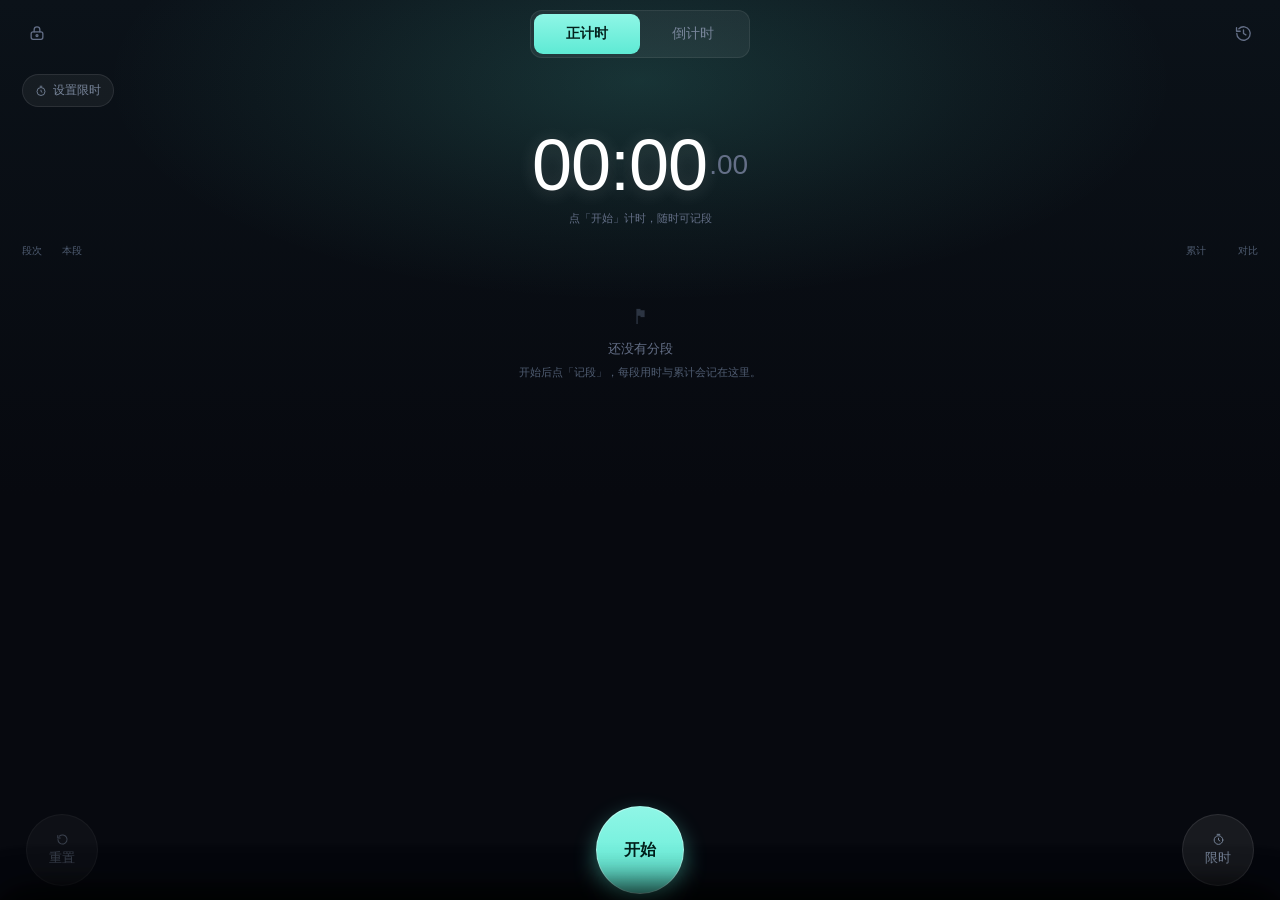
<file: docs/index.html>
<!DOCTYPE html>
<html lang="zh-CN">
<head>
<meta charset="utf-8">
<meta name="viewport" content="width=device-width, initial-scale=1, maximum-scale=1, viewport-fit=cover">
<meta name="apple-mobile-web-app-capable" content="yes">
<meta name="mobile-web-app-capable" content="yes">
<meta name="apple-mobile-web-app-status-bar-style" content="black-translucent">
<meta name="apple-mobile-web-app-title" content="分段计时">
<meta name="format-detection" content="telephone=no">
<meta name="theme-color" content="#07090F">
<title>分段计时</title>
<link rel="manifest" href="manifest.webmanifest">
<link rel="apple-touch-icon" href="icon-180.png">
<link rel="icon" type="image/png" href="icon-192.png">
<link rel="stylesheet" href="app.css">
</head>
<body>
<div class="glow" id="glow"></div>

<div class="app">
  <header class="topbar">
    <div class="segmented" id="modeSeg" role="tablist">
      <button class="seg is-on" data-mode="stopwatch" role="tab">正计时</button>
      <button class="seg" data-mode="countdown" role="tab">倒计时</button>
    </div>
    <button class="icon-btn left" id="lockBtn" aria-label="锁屏显示" title="锁屏显示">
      <svg viewBox="0 0 24 24" width="18" height="18" fill="none" stroke="currentColor" stroke-width="1.7" stroke-linecap="round" stroke-linejoin="round">
        <rect x="4.2" y="10.4" width="15.6" height="10" rx="2.6"></rect>
        <path d="M8.2 10.4V7.6a3.8 3.8 0 0 1 7.6 0v2.8"></path>
        <circle cx="12" cy="15.4" r="1.3"></circle>
      </svg>
    </button>
    <button class="icon-btn" id="historyBtn" aria-label="历史记录">
      <svg viewBox="0 0 24 24" width="19" height="19" fill="none" stroke="currentColor" stroke-width="1.7" stroke-linecap="round" stroke-linejoin="round">
        <path d="M3.5 12a8.5 8.5 0 1 0 2.6-6.1"></path>
        <path d="M3.2 4.6v4.6h4.6"></path>
        <path d="M12 7.6V12l3 1.8"></path>
      </svg>
    </button>
  </header>

  <main class="content">
    <!-- ===== 正计时 ===== -->
    <section class="view" id="viewStopwatch">
      <div class="limit-zone" id="limitZone"></div>

      <div class="time-zone">
        <div class="bigtime" id="bigTime">
          <span class="bt-main" id="btMain">00:00</span><span class="bt-frac" id="btFrac">.00</span>
        </div>
        <div class="subtitle" id="subtitle">点「开始」计时，随时可记段</div>
      </div>

      <div class="lap-zone">
        <div class="lap-head">
          <span class="c-idx">段次</span>
          <span class="c-split">本段</span>
          <span class="c-total">累计</span>
          <span class="c-delta">对比</span>
        </div>
        <div class="lap-list" id="lapList"></div>
      </div>
    </section>

    <!-- ===== 倒计时 ===== -->
    <section class="view is-hidden" id="viewCountdown">
      <div class="ring-zone">
        <div class="ring-wrap">
          <svg class="ring" viewBox="0 0 268 268" aria-hidden="true">
            <defs>
              <linearGradient id="ringGrad" x1="0" y1="0" x2="1" y2="1">
                <stop offset="0%" stop-color="#8FF6E6"></stop>
                <stop offset="55%" stop-color="#5EEAD4"></stop>
                <stop offset="100%" stop-color="#F5C46B"></stop>
              </linearGradient>
            </defs>
            <circle class="ring-track" cx="134" cy="134" r="130"></circle>
            <circle class="ring-prog" id="ringProg" cx="134" cy="134" r="130"></circle>
          </svg>
          <div class="ring-inner">
            <div class="ring-status" id="ringStatus">准备就绪</div>
            <div class="ring-time" id="ringTime">05:00</div>
            <div class="ring-dur" id="ringDur">时长 05:00</div>
          </div>
        </div>
        <div class="presets" id="presetGrid"></div>
      </div>
    </section>
  </main>

  <div class="keep-badge is-hidden" id="keepBadge"></div>

  <footer class="controls" id="controls"></footer>
</div>

<!-- ===== 遮罩 / 面板 ===== -->
<div class="backdrop" id="backdrop"></div>

<div class="sheet" id="limitSheet" role="dialog" aria-modal="true" aria-label="限时">
  <div class="sheet-head">
    <button class="head-btn" id="limitCancel">取消</button>
    <span class="head-title">限时</span>
    <button class="head-btn strong" id="limitDone">设置</button>
  </div>
  <div class="sheet-body">
    <div class="field-label">输入时长</div>
    <div class="input-row">
      <input id="limitInput" class="big-input" type="text" placeholder="如 30、1:30、2:00:00"
             autocomplete="off" autocorrect="off" autocapitalize="off" spellcheck="false"
             enterkeyhint="done" inputmode="text">
      <button class="clear-btn is-hidden" id="limitClear" aria-label="清空">
        <svg viewBox="0 0 24 24" width="20" height="20" fill="currentColor"><path d="M12 2a10 10 0 1 0 0 20 10 10 0 0 0 0-20Zm3.5 12.1-1.4 1.4L12 13.4l-2.1 2.1-1.4-1.4L10.6 12 8.5 9.9l1.4-1.4L12 10.6l2.1-2.1 1.4 1.4L13.4 12l2.1 2.1Z"/></svg>
      </button>
    </div>
    <div class="hint" id="limitHint">纯数字按分钟计算，也可写 1:30 或 90s</div>

    <div class="field-label">常用</div>
    <div class="preset-grid" id="limitPresets"></div>

    <div class="note">
      <p>到达时限时只提醒、不打断计时，你可以继续分段或手动结束。</p>
      <p class="dim">支持写法：30 ＝ 30 分钟 · 1:30 ＝ 1 分 30 秒 · 1:30:00 ＝ 1 小时 30 分 · 90s ＝ 90 秒 · 2h ＝ 2 小时</p>
    </div>

    <button class="danger-ghost is-hidden" id="limitRemove">清除限时</button>
  </div>
</div>

<div class="sheet" id="durationSheet" role="dialog" aria-modal="true" aria-label="自定义时长">
  <div class="sheet-head">
    <button class="head-btn" id="durCancel">取消</button>
    <span class="head-title">自定义时长</span>
    <button class="head-btn strong" id="durDone">确定</button>
  </div>
  <div class="sheet-body dur-body">
    <div class="dur-edit">
      <button class="step-btn" id="durMinus" aria-label="减少">−</button>
      <input class="dur-input" id="durInput" type="number" inputmode="numeric" min="1" max="600" value="5">
      <button class="step-btn" id="durPlus" aria-label="增加">＋</button>
    </div>
    <div class="dur-unit">分钟</div>
  </div>
</div>

<div class="sheet tall" id="historySheet" role="dialog" aria-modal="true" aria-label="记录">
  <div class="sheet-head">
    <span class="head-title">记录</span>
    <button class="head-btn strong" id="historyDone">完成</button>
  </div>
  <div class="sheet-body nopad" id="historyBody"></div>
</div>

<div class="dialog" id="confirmDialog" role="dialog" aria-modal="true">
  <div class="dialog-card">
    <div class="dialog-title">结束这次计时？</div>
    <div class="dialog-msg">结束后会把这次的分段保存到「记录」里。</div>
    <button class="dlg-btn" id="confirmSave">结束并保存记录</button>
    <button class="dlg-btn destructive" id="confirmDiscard">直接丢弃</button>
    <button class="dlg-btn cancel" id="confirmCancel">继续计时</button>
  </div>
</div>

<div class="sheet" id="lockSheet" role="dialog" aria-modal="true" aria-label="锁屏显示">
  <div class="sheet-head">
    <button class="head-btn" id="lockCancel">关闭</button>
    <span class="head-title">锁屏显示</span>
    <span class="head-btn strong" id="lockSpacer" aria-hidden="true"></span>
  </div>
  <div class="sheet-body">
    <div class="lock-preview" id="lockPreview">
      <div class="lp-art" id="lpArt">12:34</div>
      <div class="lp-text">
        <div class="lp-title" id="lpTitle">分段计时</div>
        <div class="lp-sub" id="lpSub">第 4 段 · 累计 12:34</div>
      </div>
      <div class="lp-bars"><span></span><span></span><span></span></div>
    </div>

    <p class="lock-lead">开启后，锁屏和「控制中心」会显示当前计时，锁屏状态下也会继续走秒、到点照样提醒。</p>

    <button class="lock-toggle" id="lockToggle">
      <span class="lt-label" id="lockToggleLabel">开启锁屏显示</span>
      <span class="lt-switch" id="lockSwitch"><i></i></span>
    </button>

    <div class="note">
      <p class="dim">原理：网页要占住 iOS 的锁屏媒体卡，就必须真的在播音频。所以开启时后台会循环播放一段听不见的静音（−90dB），代价是：</p>
      <p class="dim">· 会顶掉正在放的音乐 / 播客，要先暂停它们</p>
      <p class="dim">· 锁屏卡片显示「分段计时」，进度条只在设了限时或倒计时时才有</p>
      <p class="dim">· 比较费电，长时间计完记得关掉</p>
    </div>
  </div>
</div>

<div class="toast" id="toast"></div>

<div class="install-tip is-hidden" id="installTip">
  <div class="tip-text">点底部分享按钮 → 「添加到主屏幕」，以后像 App 一样打开，离线也能用。</div>
  <button class="tip-close" id="installTipClose" aria-label="关闭">✕</button>
</div>

<script src="time.js"></script>
<script src="core.js"></script>
<script src="lockscreen.js"></script>
<script src="app.js"></script>
</body>
</html>
</file>
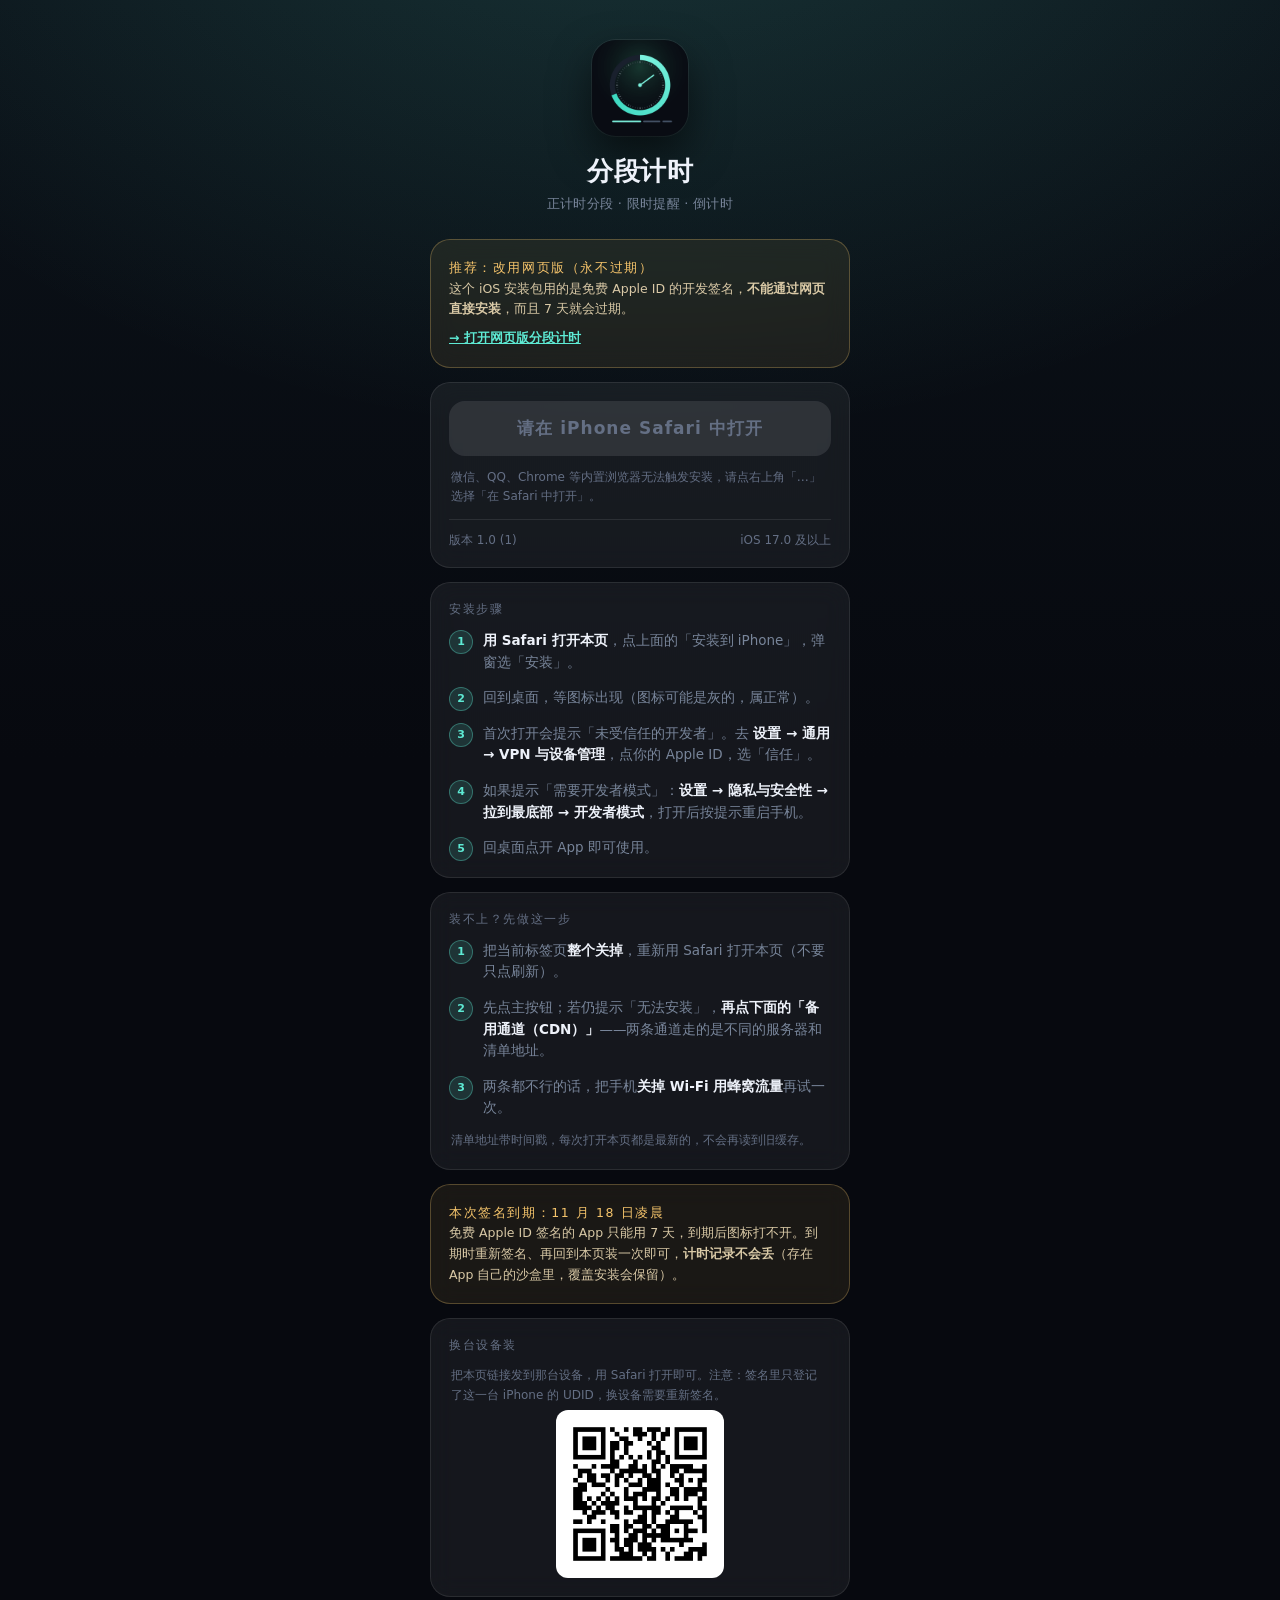
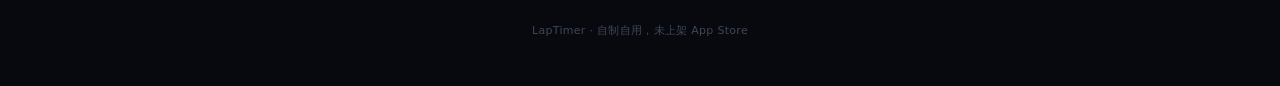
<file: docs/ios.html>
<!DOCTYPE html>
<html lang="zh-CN">
<head>
<meta charset="utf-8">
<meta name="viewport" content="width=device-width, initial-scale=1, viewport-fit=cover">
<meta name="apple-mobile-web-app-capable" content="yes">
<meta name="theme-color" content="#07090F">
<title>分段计时 · 安装</title>
<style>
  :root {
    --bg: #07090F;
    --bg-top: #0B1219;
    --text: #EEF2FA;
    --text-2: #78859A;
    --text-3: #646F84;
    --accent: #5EEAD4;
    --accent-2: #8FF6E6;
    --warn: #F5C46B;
    --surface: rgba(255,255,255,0.06);
    --stroke: rgba(255,255,255,0.09);
  }
  * { box-sizing: border-box; -webkit-tap-highlight-color: transparent; }
  html, body { margin: 0; padding: 0; }
  body {
    min-height: 100vh;
    background:
      radial-gradient(120% 60% at 50% -10%, rgba(94,234,212,0.16), transparent 60%),
      linear-gradient(180deg, var(--bg-top), var(--bg) 45%);
    background-color: var(--bg);
    color: var(--text);
    font-family: -apple-system, "SF Pro Text", "PingFang SC", "Microsoft YaHei", system-ui, sans-serif;
    padding: 32px 20px 48px;
    display: flex;
    flex-direction: column;
    align-items: center;
  }
  .wrap { width: 100%; max-width: 420px; }
  .icon {
    width: 96px; height: 96px; border-radius: 24px;
    display: block; margin: 8px auto 18px;
    box-shadow: 0 18px 40px rgba(0,0,0,0.55), 0 0 0 1px rgba(255,255,255,0.08);
  }
  h1 {
    font-size: 26px; font-weight: 600; letter-spacing: 0.5px;
    text-align: center; margin: 0 0 6px;
  }
  .sub {
    text-align: center; color: var(--text-2); font-size: 13px;
    margin: 0 0 26px; letter-spacing: 0.3px;
  }
  .card {
    background: var(--surface);
    border: 1px solid var(--stroke);
    border-radius: 20px;
    padding: 18px;
    margin-bottom: 14px;
    backdrop-filter: blur(12px);
  }
  .btn {
    display: block; width: 100%;
    padding: 16px;
    border: none; border-radius: 16px;
    background: linear-gradient(135deg, var(--accent), var(--accent-2));
    color: #04221D;
    font-size: 17px; font-weight: 700; letter-spacing: 1px;
    text-align: center; text-decoration: none;
    box-shadow: 0 12px 28px rgba(94,234,212,0.28);
    cursor: pointer;
  }
  .btn:active { transform: scale(0.98); }
  .btn.secondary {
    margin-top: 10px;
    background: rgba(255,255,255,0.08);
    border: 1px solid rgba(255,255,255,0.14);
    color: var(--text);
    font-size: 15px; font-weight: 600;
    box-shadow: none;
  }
  .btn.disabled {
    background: rgba(255,255,255,0.10);
    color: var(--text-3);
    box-shadow: none;
    pointer-events: none;
  }
  .hint {
    margin: 12px 2px 0; font-size: 12px; line-height: 1.65; color: var(--text-3);
  }
  .steps { counter-reset: s; margin: 0; padding: 0; list-style: none; }
  .steps li {
    position: relative; padding-left: 34px; margin-bottom: 14px;
    font-size: 13.5px; line-height: 1.6; color: var(--text-2);
  }
  .steps li:last-child { margin-bottom: 0; }
  .steps li::before {
    counter-increment: s; content: counter(s);
    position: absolute; left: 0; top: 0;
    width: 22px; height: 22px; border-radius: 50%;
    background: rgba(94,234,212,0.14);
    border: 1px solid rgba(94,234,212,0.35);
    color: var(--accent);
    font-size: 11px; font-weight: 700;
    display: flex; align-items: center; justify-content: center;
  }
  .steps b { color: var(--text); font-weight: 600; }
  .title-sm {
    font-size: 12px; letter-spacing: 1.6px; text-transform: uppercase;
    color: var(--text-3); margin: 0 0 12px;
  }
  .meta {
    display: flex; justify-content: space-between;
    font-size: 12px; color: var(--text-3); padding-top: 12px;
    border-top: 1px solid var(--stroke); margin-top: 12px;
  }
  .warn {
    border-color: rgba(245,196,107,0.28);
    background: rgba(245,196,107,0.08);
  }
  .warn .title-sm { color: var(--warn); }
  .warn p { margin: 0; font-size: 12.5px; line-height: 1.65; color: #D9C9A6; }
  .qr { display: block; width: 168px; height: 168px; margin: 4px auto 0; border-radius: 12px; background: #fff; padding: 8px; }
  footer { margin-top: 26px; text-align: center; font-size: 11px; color: #3E4757; letter-spacing: 0.3px; }
  code { font-family: ui-monospace, Menlo, monospace; font-size: 11.5px; color: var(--accent); }
</style>
</head>
<body>
<div class="wrap">

  <img class="icon" src="icon-1024.png" alt="分段计时">
  <h1>分段计时</h1>
  <p class="sub">正计时分段 · 限时提醒 · 倒计时</p>

  <div class="card warn">
    <p class="title-sm">推荐：改用网页版（永不过期）</p>
    <p>这个 iOS 安装包用的是免费 Apple ID 的开发签名，<b>不能通过网页直接安装</b>，而且 7 天就会过期。</p>
    <p style="margin-top:8px"><a href="./index.html" style="color:#5EEAD4;font-weight:600">→ 打开网页版分段计时</a></p>
  </div>

  <div class="card">
    <a id="installBtn" class="btn disabled" href="#">正在检查安装包…</a>
    <a id="installBtn2" class="btn secondary disabled" href="#">备用通道（CDN）</a>
    <p class="hint" id="hint">请用 iPhone 自带的 Safari 打开本页，其它浏览器不支持直接安装。</p>
    <div class="meta">
      <span>版本 1.0 (1)</span>
      <span>iOS 17.0 及以上</span>
    </div>
  </div>

  <div class="card">
    <p class="title-sm">安装步骤</p>
    <ol class="steps">
      <li><b>用 Safari 打开本页</b>，点上面的「安装到 iPhone」，弹窗选「安装」。</li>
      <li>回到桌面，等图标出现（图标可能是灰的，属正常）。</li>
      <li>首次打开会提示「未受信任的开发者」。去 <b>设置 → 通用 → VPN 与设备管理</b>，点你的 Apple ID，选「信任」。</li>
      <li>如果提示「需要开发者模式」：<b>设置 → 隐私与安全性 → 拉到最底部 → 开发者模式</b>，打开后按提示重启手机。</li>
      <li>回桌面点开 App 即可使用。</li>
    </ol>
  </div>

  <div class="card">
    <p class="title-sm">装不上？先做这一步</p>
    <ol class="steps">
      <li>把当前标签页<b>整个关掉</b>，重新用 Safari 打开本页（不要只点刷新）。</li>
      <li>先点主按钮；若仍提示「无法安装」，<b>再点下面的「备用通道（CDN）」</b>——两条通道走的是不同的服务器和清单地址。</li>
      <li>两条都不行的话，把手机<b>关掉 Wi-Fi 用蜂窝流量</b>再试一次。</li>
    </ol>
    <p class="hint">清单地址带时间戳，每次打开本页都是最新的，不会再读到旧缓存。</p>
  </div>

  <div class="card warn">
    <p class="title-sm">本次签名到期：11 月 18 日凌晨</p>
    <p>免费 Apple ID 签名的 App 只能用 7 天，到期后图标打不开。到期时重新签名、再回到本页装一次即可，<b>计时记录不会丢</b>（存在 App 自己的沙盒里，覆盖安装会保留）。</p>
  </div>

  <div class="card">
    <p class="title-sm">换台设备装</p>
    <p class="hint" style="margin-top:0">把本页链接发到那台设备，用 Safari 打开即可。注意：签名里只登记了这一台 iPhone 的 UDID，换设备需要重新签名。</p>
    <img class="qr" src="qr.png" alt="安装页二维码">
  </div>

  <footer>LapTimer · 自制自用，未上架 App Store</footer>
</div>

<script>
(function () {
  var btn = document.getElementById('installBtn');
  var btn2 = document.getElementById('installBtn2');
  var hint = document.getElementById('hint');

  // 时间戳：GitHub Pages / jsDelivr 都会缓存清单，带上它保证每次拿到最新版本
  var stamp = String(Date.now());
  var host = 'https://guo0914.github.io/laptimer/';
  var cdn  = 'https://gcore.jsdelivr.net/gh/guo0914/laptimer@main/docs/';
  var ipa  = host + 'LapTimer-install.ipa';

  var m1 = host + 'manifest.xml?v=' + stamp;
  var m2 = cdn  + 'manifest-cdn2.xml?v=' + stamp;

  function itms(m) {
    return 'itms-services://?action=download-manifest&url=' + encodeURIComponent(m);
  }

  var isSafari = /^((?!chrome|android|crios|fxios|edgios).)*safari/i.test(navigator.userAgent);
  var isIOS = /iPad|iPhone|iPod/.test(navigator.userAgent) ||
              (navigator.platform === 'MacIntel' && navigator.maxTouchPoints > 1);

  if (!isIOS || !isSafari) {
    btn.className = 'btn disabled';
    btn.textContent = '请在 iPhone Safari 中打开';
    btn2.style.display = 'none';
    hint.textContent = '微信、QQ、Chrome 等内置浏览器无法触发安装，请点右上角「…」选择「在 Safari 中打开」。';
    return;
  }

  function ready() {
    btn.className = 'btn';
    btn.textContent = '安装到 iPhone';
    btn.href = itms(m1);
    btn2.className = 'btn secondary';
    btn2.textContent = '备用通道（CDN）';
    btn2.href = itms(m2);
  }
  function missing() {
    btn.className = 'btn disabled';
    btn.textContent = '安装包未就绪';
    hint.textContent = '签名后的安装包还没上传。请先在电脑上完成签名，再刷新本页。';
  }

  fetch(ipa, { method: 'HEAD', cache: 'no-store' })
    .then(function (r) { r.ok ? ready() : missing(); })
    .catch(missing);
})();
</script>
</body>
</html>
</file>
<file: docs/app.css>
/* 方案 A「驾驶舱」深色主题 —— 与 iOS 原生版 Palette 一致 */
:root {
  --bg: #07090F;
  --bg-top: #0B1219;
  --primary: #EEF2FA;
  --secondary: #78859A;
  --tertiary: #646F87;
  --quaternary: #4F5C71;
  --accent: #5EEAD4;
  --accent-light: #8FF6E6;
  --accent-ink: #04211D;
  --warn: #F5C46B;
  --danger: #F06F6F;
  --hairline: rgba(255, 255, 255, 0.07);
  --safe-b: env(safe-area-inset-bottom, 0px);
  --safe-t: env(safe-area-inset-top, 0px);
}

* { box-sizing: border-box; -webkit-tap-highlight-color: transparent; }

html, body {
  margin: 0;
  height: 100%;
  background: var(--bg);
  color: var(--primary);
  font-family: -apple-system, BlinkMacSystemFont, "SF Pro Text", "PingFang SC", "Helvetica Neue", Arial, sans-serif;
  overscroll-behavior: none;
}

body {
  position: fixed;
  inset: 0;
  display: flex;
  flex-direction: column;
  -webkit-user-select: none;
  user-select: none;
  -webkit-font-smoothing: antialiased;
}

/* ---------- 背景光斑 ---------- */
.glow {
  position: fixed;
  inset: 0;
  pointer-events: none;
  background:
    radial-gradient(58% 34% at 50% 9%, rgba(94, 234, 212, 0.16), rgba(94, 234, 212, 0.05) 45%, transparent 72%),
    linear-gradient(180deg, var(--bg-top) 0%, var(--bg) 55%);
  transition: background 0.35s ease;
  z-index: 0;
}
.glow.warm {
  background:
    radial-gradient(58% 34% at 50% 9%, rgba(245, 196, 107, 0.15), rgba(245, 196, 107, 0.05) 45%, transparent 72%),
    linear-gradient(180deg, var(--bg-top) 0%, var(--bg) 55%);
}

/* ---------- 骨架 ---------- */
.app {
  position: relative;
  z-index: 1;
  flex: 1;
  display: flex;
  flex-direction: column;
  min-height: 0;
  padding-top: calc(var(--safe-t) + 6px);
}

.topbar {
  display: flex;
  align-items: center;
  justify-content: center;
  position: relative;
  padding: 4px 20px 2px;
  flex: none;
}

.segmented {
  display: flex;
  width: 220px;
  padding: 3px;
  border-radius: 12px;
  background: rgba(255, 255, 255, 0.06);
  border: 1px solid rgba(255, 255, 255, 0.07);
}
.seg {
  flex: 1;
  height: 40px;
  border: 0;
  border-radius: 9px;
  background: transparent;
  color: var(--secondary);
  font-size: 14px;
  font-family: inherit;
  transition: color 0.18s ease, background 0.18s ease;
  cursor: pointer;
}
.seg.is-on {
  background: linear-gradient(180deg, var(--accent-light), var(--accent));
  color: var(--accent-ink);
  font-weight: 600;
}

.icon-btn {
  position: absolute;
  right: 18px;
  top: 50%;
  transform: translateY(-50%);
  width: 38px;
  height: 38px;
  display: grid;
  place-items: center;
  border: 0;
  border-radius: 50%;
  background: transparent;
  color: var(--tertiary);
  cursor: pointer;
}
.icon-btn:active { background: rgba(255, 255, 255, 0.07); }
.icon-btn.left { right: auto; left: 18px; }
.icon-btn.is-on { color: var(--accent); }
.icon-btn.is-on::after {
  content: '';
  position: absolute;
  bottom: 6px;
  left: 50%;
  transform: translateX(-50%);
  width: 4px;
  height: 4px;
  border-radius: 50%;
  background: var(--accent);
}

/* ===== 锁屏显示面板 ===== */
.lock-preview {
  display: flex;
  align-items: center;
  gap: 13px;
  padding: 13px;
  border-radius: 15px;
  background: rgba(255, 255, 255, 0.06);
  border: 1px solid rgba(255, 255, 255, 0.08);
  margin-bottom: 16px;
}
.lp-art {
  width: 48px;
  height: 48px;
  flex: none;
  border-radius: 11px;
  background: linear-gradient(160deg, #16202e, #0a1119);
  border: 1px solid rgba(94, 234, 212, 0.28);
  color: var(--accent-light);
  font-size: 14px;
  font-weight: 300;
  font-variant-numeric: tabular-nums;
  display: grid;
  place-items: center;
}
.lp-text { flex: 1; min-width: 0; }
.lp-title {
  font-size: 14px;
  font-weight: 600;
  color: var(--primary);
  margin-bottom: 3px;
}
.lp-sub {
  font-size: 12px;
  color: var(--secondary);
  font-variant-numeric: tabular-nums;
  white-space: nowrap;
  overflow: hidden;
  text-overflow: ellipsis;
}
.lp-bars { display: flex; align-items: flex-end; gap: 2px; height: 16px; flex: none; }
.lp-bars span {
  width: 3px;
  border-radius: 2px;
  background: var(--accent);
  opacity: 0.75;
}
.lp-bars span:nth-child(1) { height: 8px; }
.lp-bars span:nth-child(2) { height: 15px; }
.lp-bars span:nth-child(3) { height: 11px; }

.lock-lead {
  margin: 0 0 14px;
  font-size: 13px;
  line-height: 1.55;
  color: var(--secondary);
}

.lock-toggle {
  width: 100%;
  display: flex;
  align-items: center;
  justify-content: space-between;
  padding: 15px 16px;
  border-radius: 14px;
  border: 1px solid rgba(255, 255, 255, 0.08);
  background: rgba(255, 255, 255, 0.05);
  color: var(--primary);
  font-family: inherit;
  font-size: 15px;
  font-weight: 500;
  cursor: pointer;
  margin-bottom: 16px;
}
.lock-toggle:active { background: rgba(255, 255, 255, 0.08); }
.lock-toggle.is-on { border-color: rgba(94, 234, 212, 0.42); }
.lt-switch {
  width: 46px;
  height: 27px;
  flex: none;
  border-radius: 14px;
  background: rgba(255, 255, 255, 0.14);
  position: relative;
  transition: background 0.2s ease;
}
.lt-switch i {
  position: absolute;
  top: 3px;
  left: 3px;
  width: 21px;
  height: 21px;
  border-radius: 50%;
  background: #fff;
  transition: transform 0.2s cubic-bezier(0.32, 0.72, 0, 1);
}
.lock-toggle.is-on .lt-switch { background: var(--accent); }
.lock-toggle.is-on .lt-switch i { transform: translateX(19px); }


.content {
  flex: 1;
  min-height: 0;
  display: flex;
  flex-direction: column;
  overflow: hidden;
}

.view {
  flex: 1;
  min-height: 0;
  display: flex;
  flex-direction: column;
}
.view.is-hidden { display: none; }

/* ---------- 限时区 ---------- */
.limit-zone {
  flex: none;
  padding: 14px 22px 0;
}

.limit-empty {
  display: inline-flex;
  align-items: center;
  gap: 6px;
  padding: 7px 12px;
  border-radius: 999px;
  background: rgba(255, 255, 255, 0.05);
  border: 1px solid rgba(255, 255, 255, 0.09);
  color: var(--secondary);
  font-size: 12px;
  cursor: pointer;
  font-family: inherit;
}
.limit-empty svg { display: block; }

.limit-bar { cursor: pointer; }
.limit-row {
  display: flex;
  align-items: baseline;
  gap: 6px;
  margin-bottom: 8px;
}
.limit-label { font-size: 11px; color: var(--secondary); }
.limit-used {
  font-size: 13px;
  font-weight: 600;
  font-variant-numeric: tabular-nums;
  color: var(--primary);
}
.limit-remain {
  margin-left: auto;
  font-size: 11px;
  font-weight: 500;
  font-variant-numeric: tabular-nums;
  color: var(--warn);
}
.limit-remain.over { color: var(--danger); }

.limit-track {
  height: 4px;
  border-radius: 999px;
  background: rgba(255, 255, 255, 0.12);
  overflow: hidden;
}
.limit-fill {
  height: 100%;
  width: 0;
  border-radius: 999px;
  background: linear-gradient(90deg, var(--accent), var(--warn));
  transition: width 0.12s linear;
}
.limit-fill.over { background: var(--danger); }

/* ---------- 主时间 ---------- */
.time-zone {
  flex: none;
  padding: 12px 22px 0;
  text-align: center;
}

.bigtime {
  height: 92px;
  display: flex;
  align-items: center;
  justify-content: center;
  gap: 2px;
  white-space: nowrap;
}
.bt-main {
  font-size: 72px;
  font-weight: 200;
  letter-spacing: -1px;
  font-variant-numeric: tabular-nums;
  color: #fff;
  text-shadow: 0 2px 18px rgba(255, 255, 255, 0.18);
  line-height: 1;
}
.bt-frac {
  font-size: 28px;
  font-weight: 400;
  font-variant-numeric: tabular-nums;
  color: var(--tertiary);
  line-height: 1;
}
.bigtime.dim .bt-main { color: rgba(255, 255, 255, 0.55); text-shadow: none; }

.subtitle {
  font-size: 11px;
  color: var(--tertiary);
  font-variant-numeric: tabular-nums;
  white-space: nowrap;
  overflow: hidden;
  text-overflow: ellipsis;
}

/* ---------- 分段表 ---------- */
.lap-zone {
  flex: 1;
  min-height: 0;
  display: flex;
  flex-direction: column;
  padding-top: 18px;
}

.lap-head {
  display: flex;
  padding: 0 22px 6px;
  font-size: 10px;
  color: var(--quaternary);
  flex: none;
}
.c-idx { width: 40px; text-align: left; }
.c-split { flex: 1; text-align: left; }
.c-total { width: 76px; text-align: right; }
.c-delta { width: 52px; text-align: right; }

.lap-list {
  flex: 1;
  min-height: 0;
  overflow-y: auto;
  -webkit-overflow-scrolling: touch;
  padding-bottom: 12px;
  scrollbar-width: none;
}
.lap-list::-webkit-scrollbar { display: none; }

.lap-row {
  display: flex;
  align-items: center;
  padding: 11px 22px;
  border-top: 1px solid var(--hairline);
  position: relative;
}
.lap-row.fastest::before {
  content: "";
  position: absolute;
  inset: 0;
  background: linear-gradient(90deg, rgba(94, 234, 212, 0.12), transparent);
  pointer-events: none;
}
.lap-row .c-idx {
  font-size: 11px;
  font-weight: 600;
  color: var(--quaternary);
  font-variant-numeric: tabular-nums;
}
.lap-row .c-split {
  font-size: 18px;
  font-weight: 300;
  font-variant-numeric: tabular-nums;
  color: rgba(238, 242, 250, 0.88);
  letter-spacing: 0.2px;
}
.lap-row.fastest .c-split { color: var(--accent-light); }
.lap-row .c-total {
  font-size: 11px;
  color: var(--tertiary);
  font-variant-numeric: tabular-nums;
}
.lap-row .c-delta {
  font-size: 10px;
  font-weight: 500;
  color: var(--tertiary);
  font-variant-numeric: tabular-nums;
}
.lap-row .c-delta.fast { color: var(--accent); }
.lap-row .c-delta.slow { color: var(--danger); }
.lap-row .c-delta.better { color: rgba(94, 234, 212, 0.85); }
.lap-row .c-delta.muted { color: var(--quaternary); }

.lap-row.live .c-split { color: rgba(94, 234, 212, 0.6); }
.lap-row.live .c-total,
.lap-row.live .c-delta { color: var(--quaternary); }

.lap-empty {
  padding: 40px 40px 0;
  text-align: center;
  color: var(--quaternary);
}
.lap-empty .flag { font-size: 22px; opacity: 0.5; }
.lap-empty .t1 { font-size: 13px; color: var(--tertiary); margin-top: 10px; }
.lap-empty .t2 { font-size: 11px; margin-top: 6px; line-height: 1.5; }

/* ---------- 底部三键 ---------- */
.controls {
  flex: none;
  display: flex;
  align-items: center;
  justify-content: space-between;
  padding: 10px 26px calc(6px + var(--safe-b));
  background: linear-gradient(180deg, rgba(7, 9, 15, 0), rgba(7, 9, 15, 0.92));
}

/* 常亮状态提示：只在异常时露脸，正常时是一颗安静的小圆点 */
.keep-badge {
  flex: none;
  align-self: center;
  margin-bottom: 4px;
  padding: 5px 12px;
  border-radius: 999px;
  font-size: 11px;
  letter-spacing: 0.3px;
  color: var(--accent);
  background: rgba(94, 234, 212, 0.10);
  border: 1px solid rgba(94, 234, 212, 0.22);
  max-width: 86vw;
  text-align: center;
}
.keep-badge.is-hidden { display: none; }
.keep-badge.bad {
  color: var(--warn);
  background: rgba(245, 196, 107, 0.10);
  border-color: rgba(245, 196, 107, 0.26);
}

.circle {
  border: 0;
  border-radius: 50%;
  font-family: inherit;
  cursor: pointer;
  display: flex;
  flex-direction: column;
  align-items: center;
  justify-content: center;
  gap: 3px;
  transition: transform 0.18s cubic-bezier(0.34, 1.4, 0.64, 1), opacity 0.18s;
}
.circle:active { transform: scale(0.93); opacity: 0.85; }
.circle:disabled { opacity: 0.45; }

.circle.secondary {
  width: 72px;
  height: 72px;
  background: rgba(255, 255, 255, 0.07);
  border: 1px solid rgba(255, 255, 255, 0.09);
  color: var(--secondary);
  font-size: 13px;
}
.circle.secondary.tint-accent { color: var(--accent-light); }
.circle.secondary.tint-warn { color: var(--warn); }
.circle.secondary svg { display: block; }

.circle.primary {
  width: 88px;
  height: 88px;
  background: linear-gradient(180deg, var(--accent-light), var(--accent));
  color: var(--accent-ink);
  font-size: 16px;
  font-weight: 600;
  border: 0.8px solid rgba(255, 255, 255, 0.35);
  box-shadow: 0 10px 22px rgba(94, 234, 212, 0.45);
}
.circle.primary.warm {
  background: linear-gradient(180deg, #FFD98A, var(--warn));
  color: #2A1E05;
  box-shadow: 0 10px 22px rgba(245, 196, 107, 0.4);
}

/* ---------- 倒计时环 ---------- */
.ring-zone {
  flex: 1;
  display: flex;
  flex-direction: column;
  align-items: center;
  justify-content: center;
  min-height: 0;
  padding: 6px 0 0;
}

.ring-wrap {
  position: relative;
  width: 268px;
  height: 268px;
  flex: none;
  transition: width 0.32s cubic-bezier(0.32, 0.72, 0, 1), height 0.32s cubic-bezier(0.32, 0.72, 0, 1);
}
/* 计时进行中把环撑到接近满屏，隔着桌子也能看清 */
.view.is-live .ring-wrap {
  width: min(86vw, 46vh);
  height: min(86vw, 46vh);
}
.view.is-live .ring-time { font-size: clamp(54px, 19vw, 86px); }
.view.is-live .ring-status { font-size: 12px; }
.ring { width: 100%; height: 100%; transform: rotate(-90deg); }
.ring-track {
  fill: none;
  stroke: rgba(255, 255, 255, 0.1);
  stroke-width: 5;
}
.ring-prog {
  fill: none;
  stroke: url(#ringGrad);
  stroke-width: 5;
  stroke-linecap: round;
  stroke-dasharray: 816.8;
  stroke-dashoffset: 0;
  transition: stroke-dashoffset 0.15s linear, stroke 0.25s;
}
.ring-prog.done { stroke: var(--danger); }

.ring-inner {
  position: absolute;
  inset: 0;
  display: flex;
  flex-direction: column;
  align-items: center;
  justify-content: center;
  gap: 8px;
}
.ring-status {
  font-size: 11px;
  font-weight: 500;
  letter-spacing: 1.5px;
  color: var(--tertiary);
}
.ring-time {
  font-size: 54px;
  font-weight: 100;
  font-variant-numeric: tabular-nums;
  color: var(--primary);
  line-height: 1;
  letter-spacing: -1px;
}
.ring-time.done { color: var(--danger); }
.ring-dur { font-size: 11px; color: var(--quaternary); }

.presets {
  display: grid;
  grid-template-columns: repeat(4, 1fr);
  gap: 8px;
  padding: 24px 22px 0;
  width: 100%;
}
.presets.is-hidden { display: none; }
.preset {
  padding: 10px 0;
  border-radius: 999px;
  border: 1px solid rgba(255, 255, 255, 0.08);
  background: rgba(255, 255, 255, 0.05);
  color: var(--tertiary);
  font-size: 14px;
  font-family: inherit;
  cursor: pointer;
}
.preset.is-on {
  border-color: rgba(94, 234, 212, 0.55);
  background: rgba(94, 234, 212, 0.18);
  color: var(--accent);
  font-weight: 600;
}
.custom-link {
  grid-column: 1 / -1;
  justify-self: center;
  margin-top: 4px;
  border: 0;
  background: transparent;
  color: var(--secondary);
  font-size: 12px;
  font-family: inherit;
  cursor: pointer;
  padding: 6px 10px;
}

/* ---------- 遮罩 ---------- */
.backdrop {
  position: fixed;
  inset: 0;
  background: rgba(0, 0, 0, 0.55);
  opacity: 0;
  pointer-events: none;
  transition: opacity 0.24s ease;
  z-index: 20;
  backdrop-filter: blur(2px);
  -webkit-backdrop-filter: blur(2px);
}
.backdrop.on { opacity: 1; pointer-events: auto; }

/* ---------- 面板 ---------- */
.sheet {
  position: fixed;
  left: 0;
  right: 0;
  bottom: 0;
  z-index: 30;
  background: #12161F;
  border-radius: 20px 20px 0 0;
  border-top: 1px solid rgba(255, 255, 255, 0.08);
  transform: translateY(102%);
  transition: transform 0.3s cubic-bezier(0.32, 0.72, 0, 1);
  max-height: 88vh;
  display: flex;
  flex-direction: column;
  padding-bottom: var(--safe-b);
  box-shadow: 0 -12px 40px rgba(0, 0, 0, 0.5);
}
.sheet.on { transform: translateY(0); }
.sheet.tall { height: 78vh; }

.sheet-head {
  flex: none;
  display: flex;
  align-items: center;
  justify-content: space-between;
  padding: 14px 18px 10px;
  border-bottom: 1px solid var(--hairline);
}
.head-title { font-size: 15px; font-weight: 600; }
.head-btn {
  border: 0;
  background: transparent;
  color: var(--secondary);
  font-size: 14px;
  font-family: inherit;
  padding: 4px 2px;
  cursor: pointer;
}
.head-btn.strong { color: var(--accent); font-weight: 600; }
.head-btn:disabled { opacity: 0.4; }

.sheet-body {
  overflow-y: auto;
  padding: 18px;
  -webkit-overflow-scrolling: touch;
}
.sheet-body.nopad { padding: 0; }

.field-label {
  font-size: 12px;
  font-weight: 500;
  color: var(--secondary);
  margin-bottom: 10px;
}

.input-row { display: flex; align-items: center; gap: 10px; }
.big-input {
  flex: 1;
  min-width: 0;
  background: rgba(255, 255, 255, 0.05);
  border: 1px solid rgba(255, 255, 255, 0.12);
  border-radius: 12px;
  color: var(--primary);
  font-size: 26px;
  font-weight: 300;
  font-variant-numeric: tabular-nums;
  padding: 12px 14px;
  font-family: inherit;
  outline: none;
  -webkit-user-select: text;
  user-select: text;
}
.big-input::placeholder { color: var(--quaternary); font-size: 18px; }
.big-input.ok { border-color: rgba(94, 234, 212, 0.6); }
.big-input.bad { border-color: rgba(245, 196, 107, 0.6); }

.clear-btn {
  border: 0;
  background: transparent;
  color: var(--quaternary);
  padding: 4px;
  cursor: pointer;
  display: grid;
  place-items: center;
}

.hint {
  margin-top: 8px;
  font-size: 12px;
  color: var(--tertiary);
  font-variant-numeric: tabular-nums;
  min-height: 17px;
}
.hint.ok { color: var(--accent); }
.hint.bad { color: var(--warn); }

.preset-grid {
  display: grid;
  grid-template-columns: repeat(4, 1fr);
  gap: 10px;
  margin-bottom: 20px;
}
.preset-cell {
  padding: 12px 0;
  border-radius: 10px;
  border: 1px solid rgba(255, 255, 255, 0.1);
  background: rgba(255, 255, 255, 0.05);
  color: var(--primary);
  font-size: 15px;
  font-family: inherit;
  cursor: pointer;
}
.preset-cell.is-on {
  background: var(--accent);
  border-color: var(--accent);
  color: var(--accent-ink);
  font-weight: 600;
}

.note { font-size: 12px; color: var(--secondary); line-height: 1.6; }
.note p { margin: 0 0 6px; }
.note .dim { color: var(--quaternary); }

.danger-ghost {
  width: 100%;
  margin-top: 16px;
  padding: 12px;
  border-radius: 10px;
  border: 1px solid rgba(240, 111, 111, 0.4);
  background: transparent;
  color: var(--danger);
  font-size: 14px;
  font-family: inherit;
  cursor: pointer;
}

.dur-body { text-align: center; padding: 26px 18px 40px; }
.dur-edit {
  display: flex;
  align-items: center;
  justify-content: center;
  gap: 14px;
}
.step-btn {
  width: 46px;
  height: 46px;
  border-radius: 50%;
  border: 1px solid rgba(255, 255, 255, 0.12);
  background: rgba(255, 255, 255, 0.05);
  color: var(--primary);
  font-size: 22px;
  font-family: inherit;
  cursor: pointer;
  line-height: 1;
}
.dur-input {
  width: 150px;
  text-align: center;
  background: transparent;
  border: 0;
  border-bottom: 1px solid rgba(255, 255, 255, 0.12);
  color: var(--primary);
  font-size: 44px;
  font-weight: 200;
  font-variant-numeric: tabular-nums;
  padding: 6px 0;
  outline: none;
  font-family: inherit;
  -webkit-user-select: text;
  user-select: text;
}
.dur-input::-webkit-outer-spin-button,
.dur-input::-webkit-inner-spin-button { -webkit-appearance: none; margin: 0; }
.dur-unit { margin-top: 12px; font-size: 15px; color: var(--secondary); }

/* ---------- 历史 ---------- */
.hist-empty {
  padding: 60px 30px;
  text-align: center;
  color: var(--quaternary);
}
.hist-empty .t1 { font-size: 14px; color: var(--tertiary); margin-top: 12px; }
.hist-empty .t2 { font-size: 12px; margin-top: 8px; line-height: 1.6; }

.hist-item {
  padding: 14px 18px;
  border-bottom: 1px solid var(--hairline);
  cursor: pointer;
}
.hist-top { display: flex; align-items: baseline; gap: 8px; }
.hist-total {
  font-size: 22px;
  font-weight: 300;
  font-variant-numeric: tabular-nums;
}
.hist-count { margin-left: auto; font-size: 12px; color: var(--secondary); }
.hist-meta {
  display: flex;
  flex-wrap: wrap;
  gap: 8px;
  margin-top: 4px;
  font-size: 11px;
  color: var(--secondary);
}

.hist-detail-head {
  padding: 16px 18px;
  border-bottom: 1px solid var(--hairline);
}
.hist-detail-head .big {
  font-size: 34px;
  font-weight: 200;
  font-variant-numeric: tabular-nums;
}
.hist-detail-head .sum {
  font-size: 12px;
  color: var(--secondary);
  line-height: 1.7;
  margin-top: 6px;
  white-space: pre-line;
}
.hist-lap {
  display: flex;
  align-items: center;
  padding: 9px 18px;
  border-bottom: 1px solid var(--hairline);
}
.hist-lap .i { width: 28px; font-size: 12px; font-weight: 600; color: var(--secondary); }
.hist-lap .s { font-size: 17px; font-weight: 300; font-variant-numeric: tabular-nums; }
.hist-lap .t { margin-left: auto; font-size: 12px; color: var(--secondary); font-variant-numeric: tabular-nums; }
.hist-actions { padding: 16px 18px 30px; display: flex; gap: 10px; }
.hist-btn {
  flex: 1;
  padding: 11px;
  border-radius: 10px;
  border: 1px solid rgba(255, 255, 255, 0.12);
  background: rgba(255, 255, 255, 0.05);
  color: var(--primary);
  font-size: 13px;
  font-family: inherit;
  cursor: pointer;
}
.hist-btn.destructive { color: var(--danger); border-color: rgba(240, 111, 111, 0.35); }
.hist-back {
  border: 0;
  background: transparent;
  color: var(--accent);
  font-size: 14px;
  font-family: inherit;
  padding: 12px 18px 4px;
  cursor: pointer;
}

/* ---------- 对话框 ---------- */
.dialog {
  position: fixed;
  inset: 0;
  z-index: 40;
  display: none;
  align-items: center;
  justify-content: center;
  padding: 30px;
  background: rgba(0, 0, 0, 0.5);
  backdrop-filter: blur(2px);
  -webkit-backdrop-filter: blur(2px);
}
.dialog.on { display: flex; }
.dialog-card {
  width: 100%;
  max-width: 320px;
  background: #181D28;
  border: 1px solid rgba(255, 255, 255, 0.09);
  border-radius: 16px;
  padding: 20px 16px 12px;
  text-align: center;
}
.dialog-title { font-size: 16px; font-weight: 600; }
.dialog-msg { font-size: 12px; color: var(--secondary); margin: 8px 0 16px; line-height: 1.5; }
.dlg-btn {
  width: 100%;
  padding: 13px;
  border: 0;
  border-top: 1px solid var(--hairline);
  background: transparent;
  color: var(--accent);
  font-size: 15px;
  font-family: inherit;
  cursor: pointer;
}
.dlg-btn.destructive { color: var(--danger); }
.dlg-btn.cancel { color: var(--secondary); font-weight: 600; }

/* ---------- Toast ---------- */
.toast {
  position: fixed;
  top: calc(var(--safe-t) + 54px);
  left: 50%;
  transform: translate(-50%, -12px);
  z-index: 50;
  padding: 9px 16px;
  border-radius: 999px;
  background: rgba(0, 0, 0, 0.7);
  border: 1px solid rgba(94, 234, 212, 0.4);
  color: var(--primary);
  font-size: 12px;
  font-weight: 500;
  white-space: nowrap;
  opacity: 0;
  pointer-events: none;
  transition: opacity 0.2s ease, transform 0.2s ease;
}
.toast.on { opacity: 1; transform: translate(-50%, 0); }

/* ---------- 安装提示 ---------- */
.install-tip {
  position: fixed;
  left: 12px;
  right: 12px;
  bottom: calc(var(--safe-b) + 118px);
  z-index: 60;
  display: flex;
  align-items: center;
  gap: 10px;
  padding: 12px 14px;
  border-radius: 14px;
  background: rgba(18, 22, 31, 0.96);
  border: 1px solid rgba(94, 234, 212, 0.3);
  box-shadow: 0 8px 28px rgba(0, 0, 0, 0.5);
}
.tip-text { flex: 1; font-size: 12px; line-height: 1.5; color: var(--primary); }
.tip-close {
  border: 0;
  background: transparent;
  color: var(--quaternary);
  font-size: 14px;
  padding: 4px;
  cursor: pointer;
}

.is-hidden { display: none !important; }
</file>
